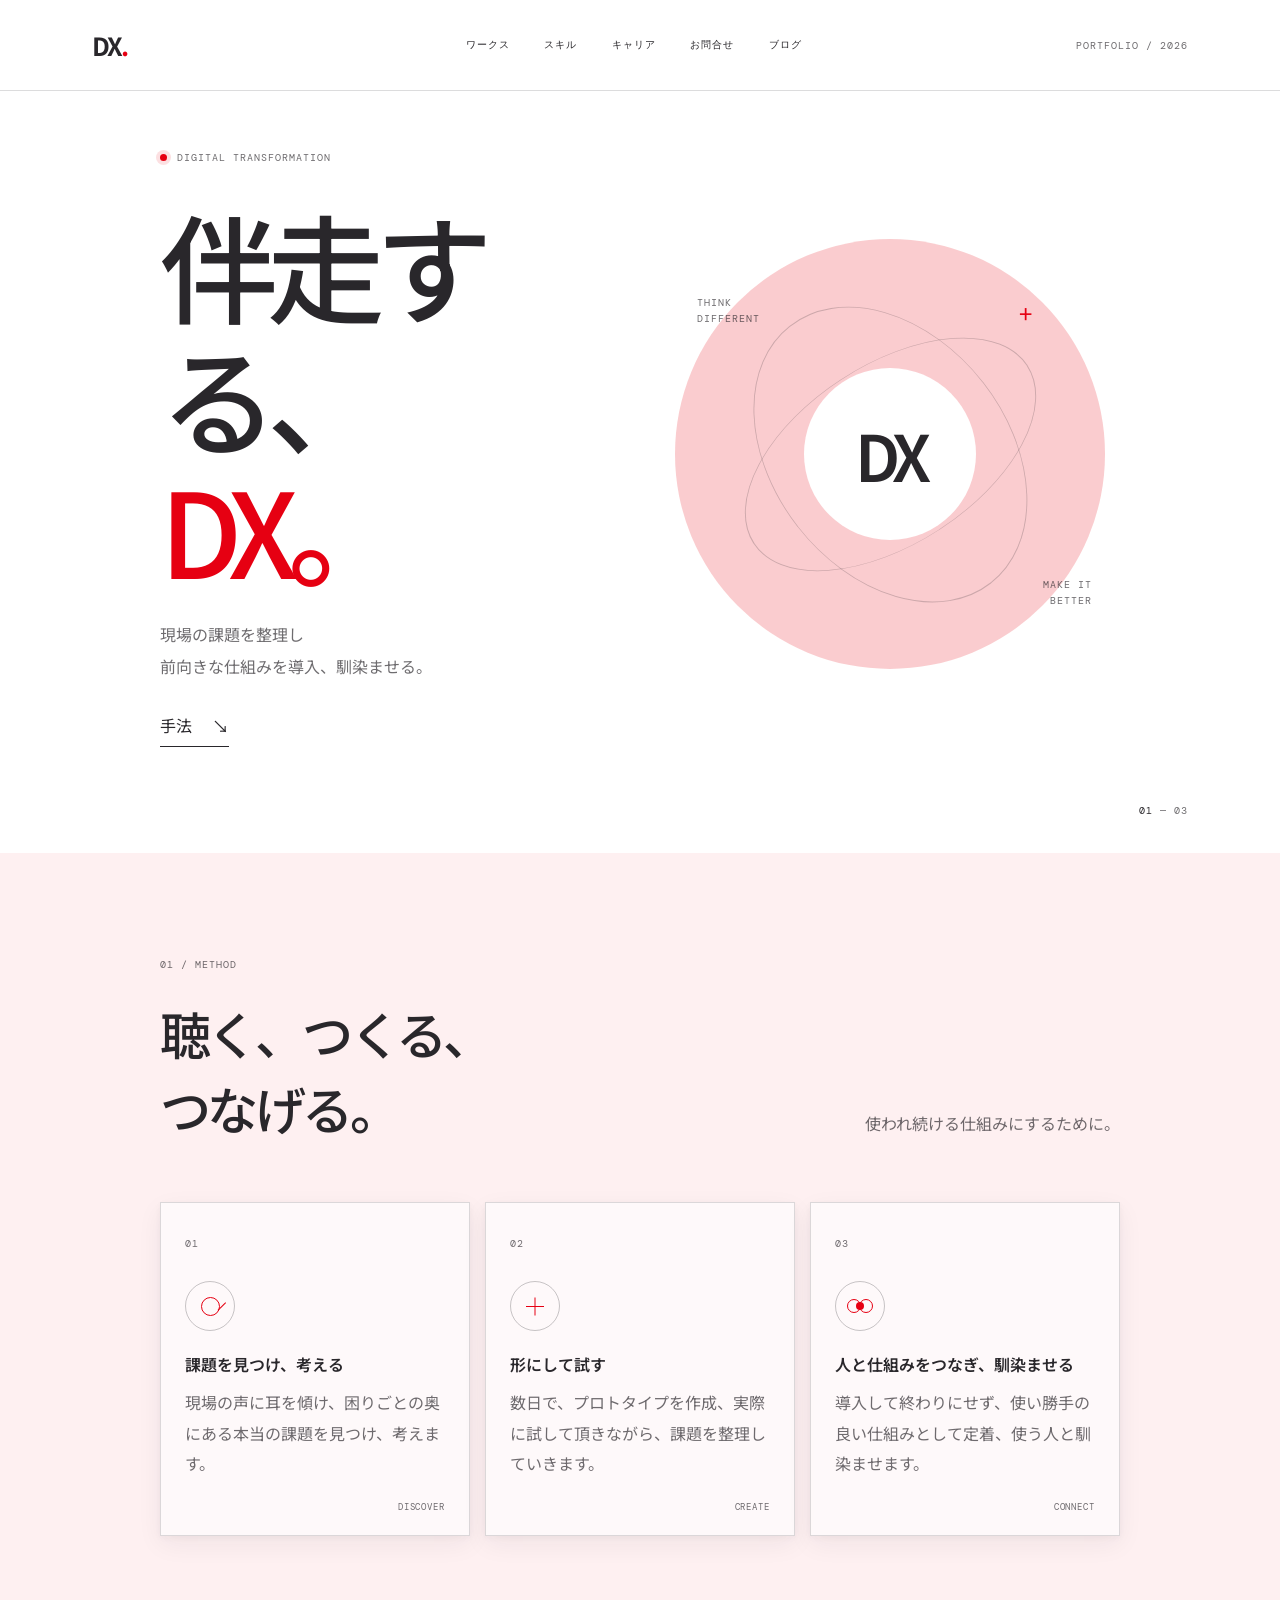
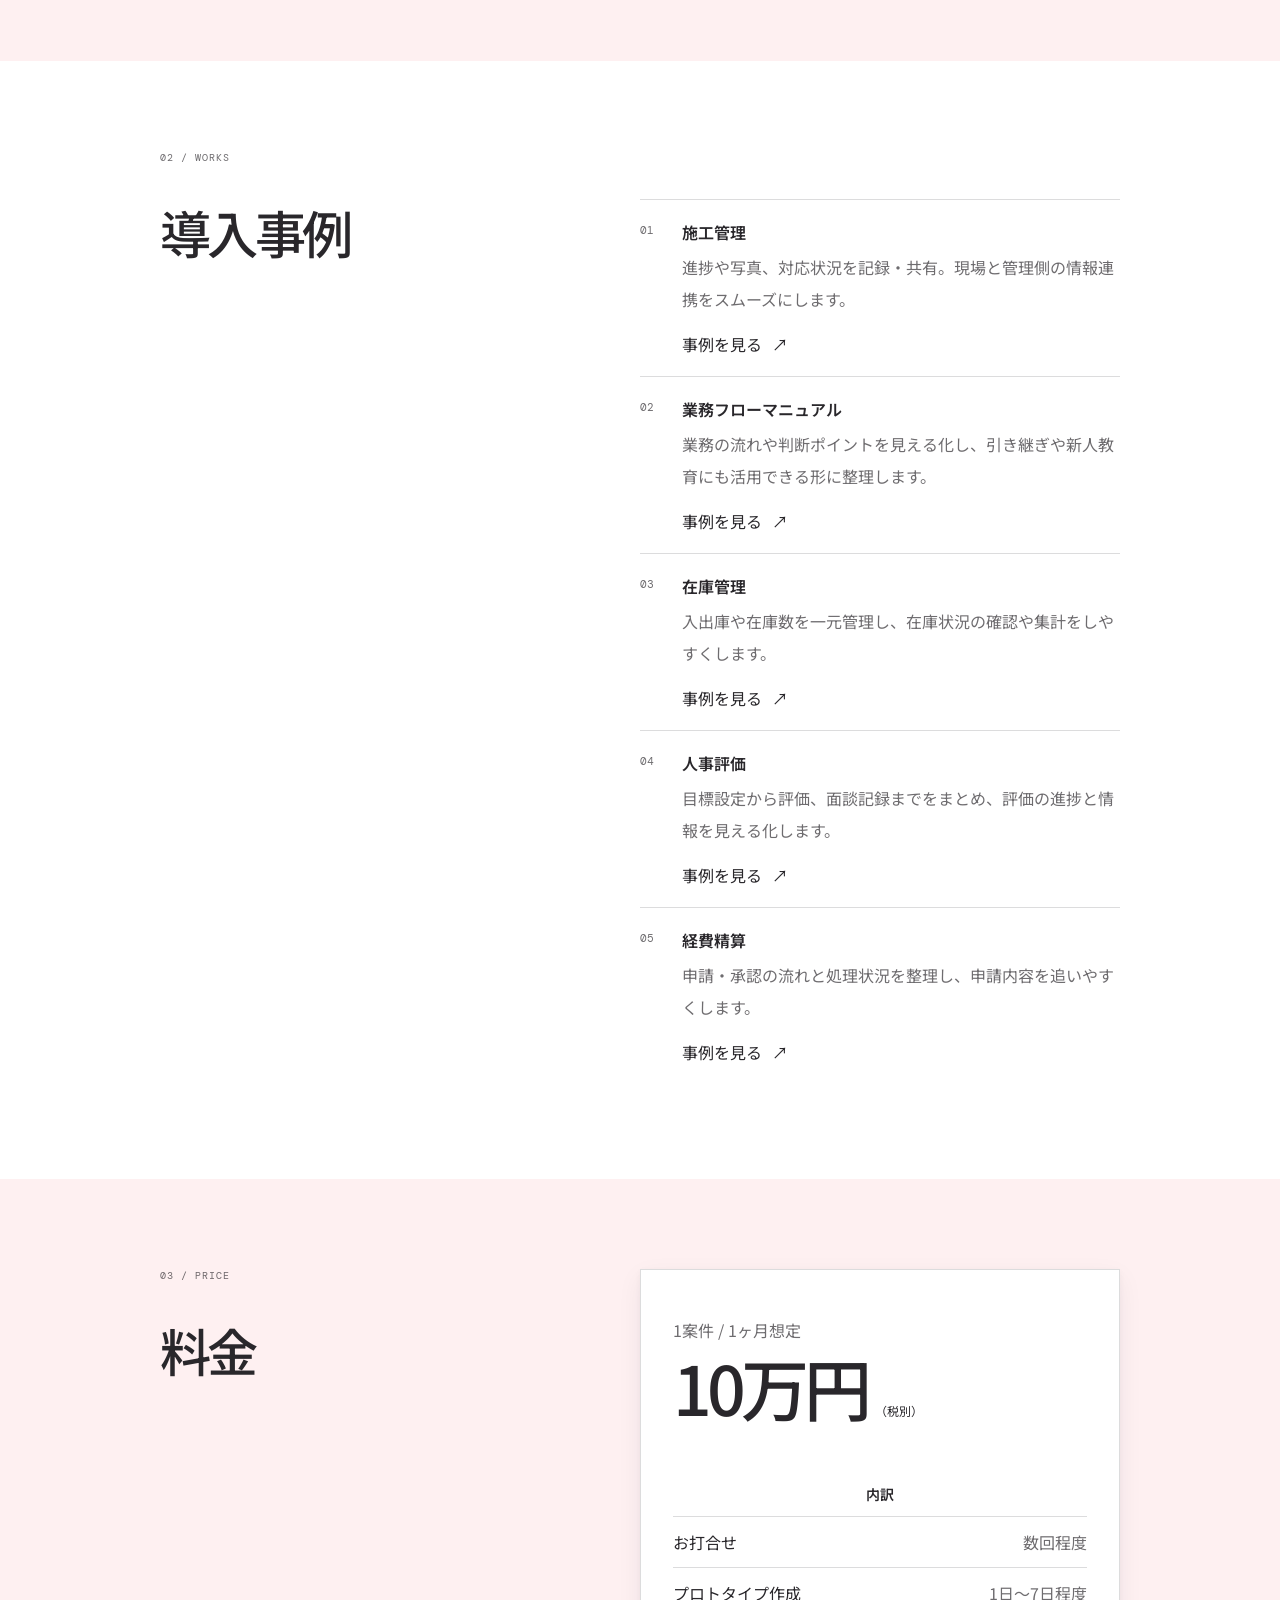
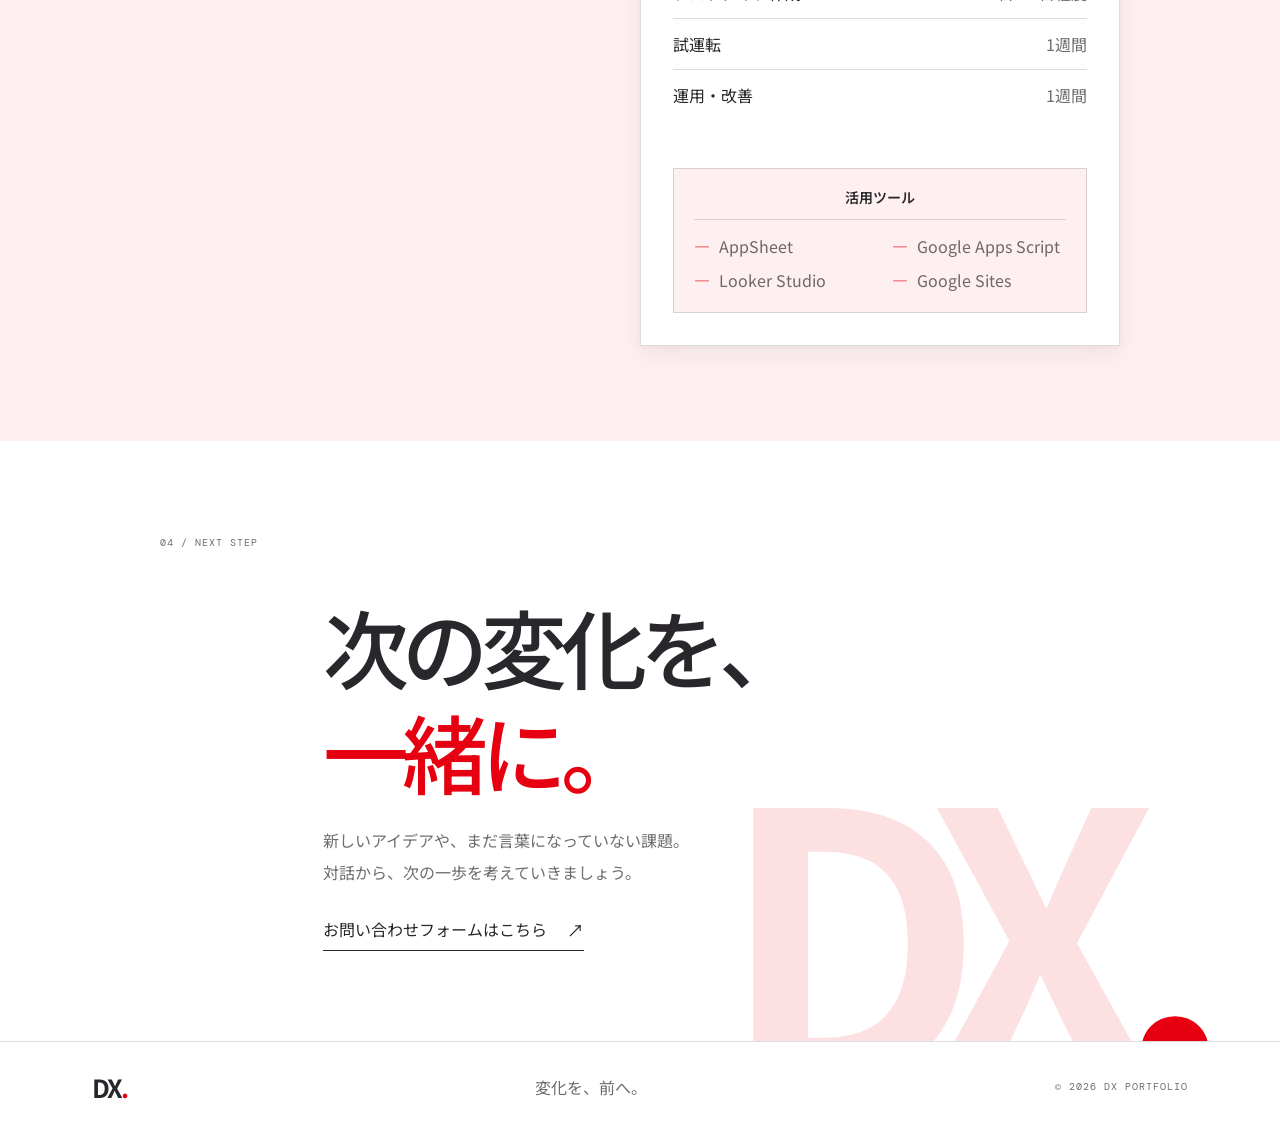
<file: index.html>
<!doctype html>
<html lang="ja">
  <head>
    <meta charset="utf-8">
    <meta name="viewport" content="width=device-width, initial-scale=1">
    <meta name="description" content="課題の整理からプロトタイプの作成、試運転、運用・保守まで一貫してDXを支援します。AppSheet、Google Apps Script、Looker Studio、Google Sites、Pythonを活用し、AIの導入にとどまらず、現場で使われ続ける業務の仕組みづくりを伴走します。">
    <meta name="theme-color" content="#f5f4ef">
    <title>伴走する、DX。</title>
    <link rel="preconnect" href="https://fonts.googleapis.com">
    <link rel="preconnect" href="https://fonts.gstatic.com" crossorigin>
    <link href="https://fonts.googleapis.com/css2?family=DM+Mono:wght@400;500&family=Noto+Sans+JP:wght@400;500;600;700&display=swap" rel="stylesheet">
    <link rel="stylesheet" href="style.css">
    <script src="navigation.js" defer></script>
  </head>
  <body>
    <div id="site-header"></div>

    <main id="top" data-page="home">
      <section class="hero" aria-labelledby="hero-title">
        <div class="hero-copy">
          <p class="eyebrow"><span class="status-dot"></span> DIGITAL TRANSFORMATION</p>
          <h1 id="hero-title">伴走する、<br><span>DX。</span></h1>
          <p class="hero-description">
            現場の課題を整理し<br class="desktop-break">
            前向きな仕組みを導入、馴染ませる。
          </p>
          <a class="text-link" href="#about">手法<span aria-hidden="true">↘</span></a>
        </div>
        <div class="hero-art" aria-hidden="true">
          <div class="art-orbit orbit-one"></div>
          <div class="art-orbit orbit-two"></div>
          <div class="art-core">DX</div>
          <span class="art-label label-top">THINK<br>DIFFERENT</span>
          <span class="art-label label-bottom">MAKE IT<br>BETTER</span>
          <span class="art-cross">+</span>
        </div>
        <div class="hero-index"><span>01</span> — 03</div>
      </section>

      <section class="method section-wrap" id="method" aria-labelledby="method-title">
        <div class="method-top">
          <div>
            <p class="eyebrow">01 / METHOD</p>
            <h2 id="method-title">聴く、つくる、<br>つなげる。</h2>
          </div>
          <p class="method-intro">使われ続ける仕組みにするために。</p>
        </div>
        <div class="method-grid">
          <article class="method-card">
            <span class="card-number">01</span>
            <div class="card-icon icon-discover" aria-hidden="true"><span></span></div>
            <h3>課題を見つけ、考える</h3>
            <p>現場の声に耳を傾け、困りごとの奥にある本当の課題を見つけ、考えます。</p>
            <span class="card-en">DISCOVER</span>
          </article>
          <article class="method-card">
            <span class="card-number">02</span>
            <div class="card-icon icon-create" aria-hidden="true"><span></span></div>
            <h3>形にして試す</h3>
            <p>数日で、プロトタイプを作成、実際に試して頂きながら、課題を整理していきます。</p>
            <span class="card-en">CREATE</span>
          </article>
          <article class="method-card">
            <span class="card-number">03</span>
            <div class="card-icon icon-connect" aria-hidden="true"><span></span></div>
            <h3>人と仕組みをつなぎ、馴染ませる</h3>
            <p>導入して終わりにせず、使い勝手の良い仕組みとして定着、使う人と馴染ませます。</p>
            <span class="card-en">CONNECT</span>
          </article>
        </div>
      </section>

      <section class="works section-wrap" id="works" aria-labelledby="works-title">
        <div class="section-heading">
          <p class="eyebrow">02 / works</p>
          <h2 id="works-title">導入事例</h2>
        </div>
        <div class="works-copy">
          <ol class="works-list">
            <li class="works-item">
              <span class="work-number">01</span>
              <div>
                <h3>施工管理</h3>
                <p>進捗や写真、対応状況を記録・共有。現場と管理側の情報連携をスムーズにします。</p>
              </div>
              <a href="works.html#construction-management" aria-label="施工管理の事例詳細">事例を見る <span aria-hidden="true">↗</span></a>
            </li>
            <li class="works-item">
              <span class="work-number">02</span>
              <div>
                <h3>業務フローマニュアル</h3>
                <p>業務の流れや判断ポイントを見える化し、引き継ぎや新人教育にも活用できる形に整理します。</p>
              </div>
              <a href="works.html#workflow-manual" aria-label="業務フローマニュアルの事例詳細">事例を見る <span aria-hidden="true">↗</span></a>
            </li>
            <li class="works-item">
              <span class="work-number">03</span>
              <div>
                <h3>在庫管理</h3>
                <p>入出庫や在庫数を一元管理し、在庫状況の確認や集計をしやすくします。</p>
              </div>
              <a href="works.html#inventory-management" aria-label="在庫管理の事例詳細">事例を見る <span aria-hidden="true">↗</span></a>
            </li>
            <li class="works-item">
              <span class="work-number">04</span>
              <div>
                <h3>人事評価</h3>
                <p>目標設定から評価、面談記録までをまとめ、評価の進捗と情報を見える化します。</p>
              </div>
              <a href="works.html#performance-review" aria-label="人事評価の事例詳細">事例を見る <span aria-hidden="true">↗</span></a>
            </li>
            <li class="works-item">
              <span class="work-number">05</span>
              <div>
                <h3>経費精算</h3>
                <p>申請・承認の流れと処理状況を整理し、申請内容を追いやすくします。</p>
              </div>
              <a href="works.html#expense-reimbursement" aria-label="経費精算の事例詳細">事例を見る <span aria-hidden="true">↗</span></a>
            </li>
          </ol>
        </div>
      </section>


      <section class="price section-wrap" id="price" aria-labelledby="price-title">
        <div class="section-heading">
          <p class="eyebrow">03 / PRICE</p>
          <h2 id="price-title">料金</h2>
        </div>
        <div class="price-content">
          <p class="price-plan">1案件 / 1ヶ月想定</p>
          <p class="price-amount">10万円<span class="price-tax">（税別）</span></p>
          <h3 class="price-details-title">内訳</h3>
          <ol class="price-steps">
            <li>
              <span class="price-step-name">お打合せ</span>
              <span class="price-step-duration">数回程度</span>
            </li>
            <li>
              <span class="price-step-name">プロトタイプ作成</span>
              <span class="price-step-duration">1日〜7日程度</span>
            </li>
            <li>
              <span class="price-step-name">試運転</span>
              <span class="price-step-duration">1週間</span>
            </li>
            <li>
              <span class="price-step-name">運用・改善</span>
              <span class="price-step-duration">1週間</span>
            </li>
          </ol>
          <div class="price-tools-panel">
            <h3 class="price-details-title price-tools-title">活用ツール</h3>
            <ul class="price-tools">
              <li>AppSheet</li>
              <li>Google Apps Script</li>
              <li>Looker Studio</li>
              <li>Google Sites</li>
            </ul>
          </div>
        </div>
      </section>

      <section class="contact section-wrap" id="contact" aria-labelledby="contact-title">
        <p class="eyebrow">04 / NEXT STEP</p>
        <div class="contact-content">
          <h2 id="contact-title">次の変化を、<br><span>一緒に。</span></h2>
          <p>新しいアイデアや、まだ言葉になっていない課題。<br>対話から、次の一歩を考えていきましょう。</p>
          <a class="contact-link" href="https://docs.google.com/forms/d/e/1FAIpQLSc37dtI9_H4gQeXnJO8OBzYb568OUnHOXIzy-CsQrRLGMqiBw/viewform?usp=dialog" target="_blank" rel="noopener noreferrer">お問い合わせフォームはこちら <span aria-hidden="true">↗</span></a>
        </div>
        <div class="contact-mark" aria-hidden="true">DX<span>.</span></div>
      </section>
    </main>

    <footer class="site-footer">
      <a class="wordmark" href="#top" aria-label="DX ホーム">DX<span>.</span></a>
      <p>変化を、前へ。</p>
      <small>© 2026 DX PORTFOLIO</small>
    </footer>
  </body>
</html>
</file>
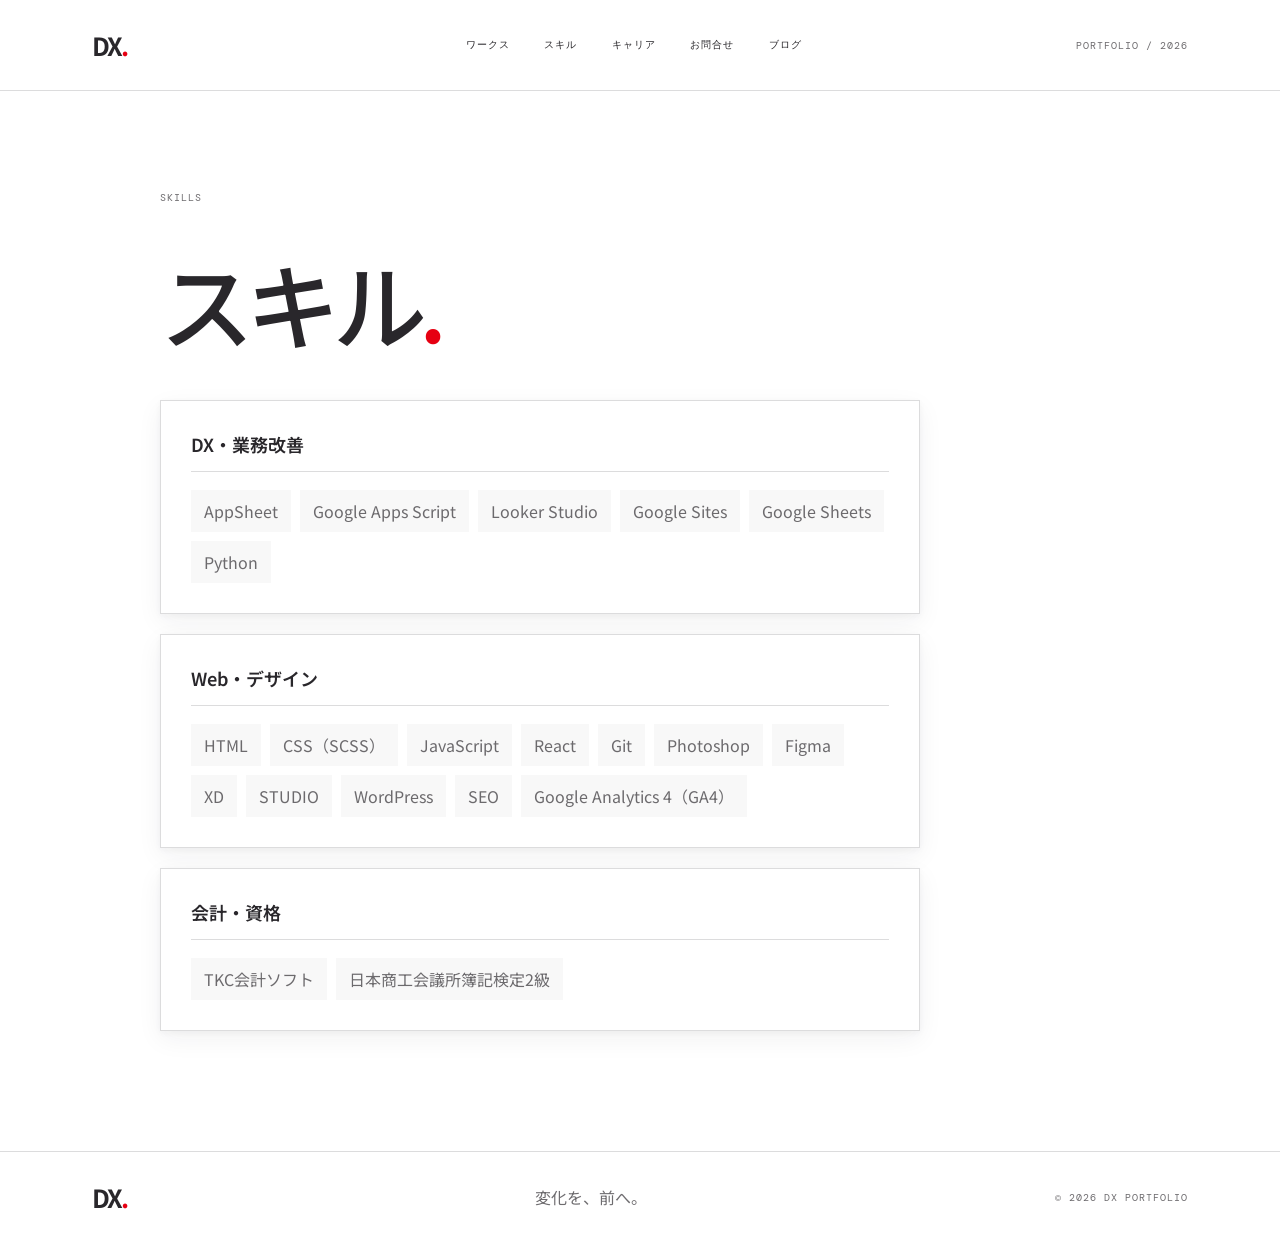
<file: skills.html>
<!doctype html>
<html lang="ja">
  <head>
    <meta charset="utf-8">
    <meta name="viewport" content="width=device-width, initial-scale=1">
    <meta name="description" content="DXポートフォリオのスキル紹介ページです。">
    <meta name="theme-color" content="#f5f4ef">
    <title>スキル — DX</title>
    <link rel="preconnect" href="https://fonts.googleapis.com">
    <link rel="preconnect" href="https://fonts.gstatic.com" crossorigin>
    <link href="https://fonts.googleapis.com/css2?family=DM+Mono:wght@400;500&family=Noto+Sans+JP:wght@400;500;600;700&display=swap" rel="stylesheet">
    <link rel="stylesheet" href="style.css">
    <script src="navigation.js" defer></script>
  </head>
  <body>
    <div id="site-header"></div>
    <main class="subpage section-wrap" id="top">
      <p class="eyebrow">SKILLS</p>
      <h1>スキル<span>.</span></h1>
      
      <section class="skills-list" aria-label="スキル一覧">
        <article class="skill-group">
          <h2>DX・業務改善</h2>
          <ul class="skill-tags">
            <li>AppSheet</li>
            <li>Google Apps Script</li>
            <li>Looker Studio</li>
            <li>Google Sites</li>
            <li>Google Sheets</li>
            <li>Python</li>
          </ul>
        </article>
        <article class="skill-group">
          <h2>Web・デザイン</h2>
          <ul class="skill-tags">
            <li>HTML</li>
            <li>CSS（SCSS）</li>
            <li>JavaScript</li>
            <li>React</li>
            <li>Git</li>
            <li>Photoshop</li>
            <li>Figma</li>
            <li>XD</li>
            <li>STUDIO</li>
            <li>WordPress</li>
            <li>SEO</li>
            <li>Google Analytics 4（GA4）</li>
          </ul>
        </article>
        <article class="skill-group">
          <h2>会計・資格</h2>
          <ul class="skill-tags">
            <li>TKC会計ソフト</li>
            <li>日本商工会議所簿記検定2級</li>
          </ul>
        </article>
      </section>
    </main>
    <footer class="site-footer">
      <a class="wordmark" href="index.html" aria-label="DX ホーム">DX<span>.</span></a>
      <p>変化を、前へ。</p>
      <small>© 2026 DX PORTFOLIO</small>
    </footer>
  </body>
</html>
</file>
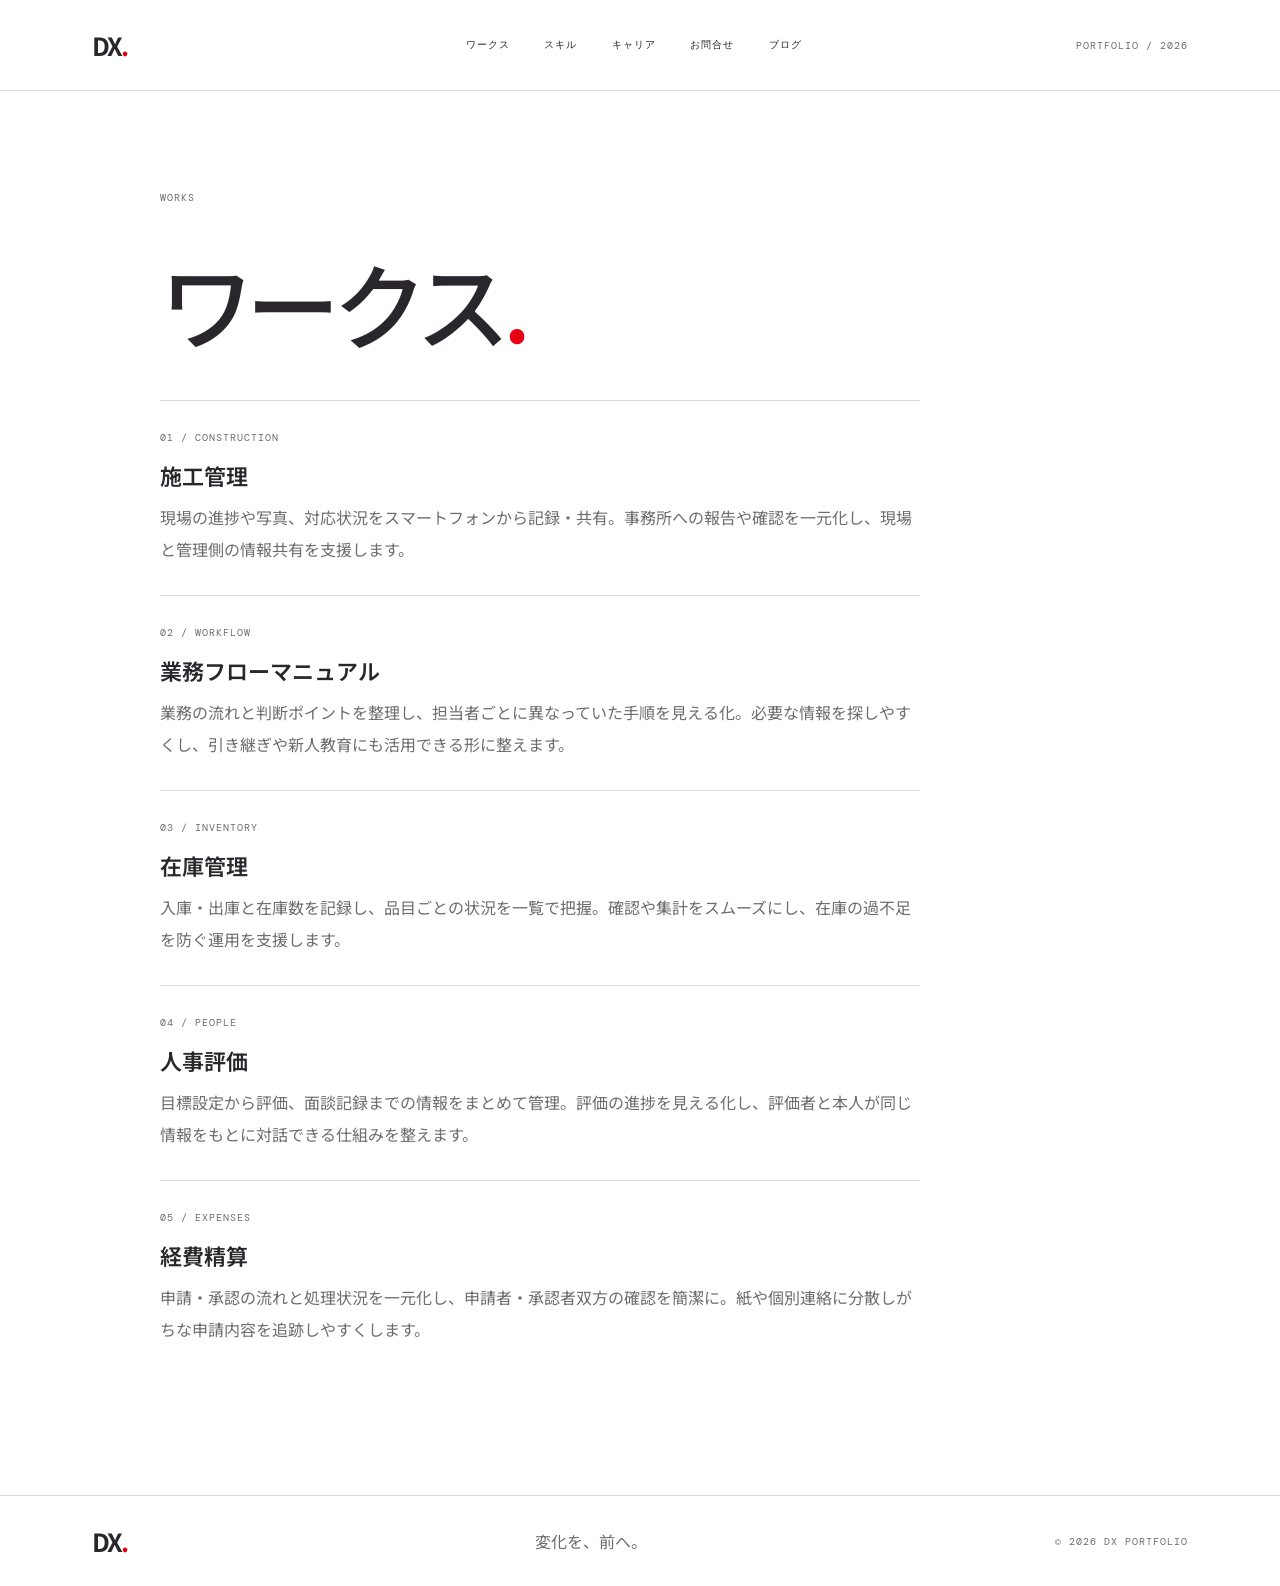
<file: works.html>
<!doctype html>
<html lang="ja">
  <head>
    <meta charset="utf-8">
    <meta name="viewport" content="width=device-width, initial-scale=1">
    <meta name="description" content="DXポートフォリオの制作実績・ワークス紹介ページです。">
    <meta name="theme-color" content="#f5f4ef">
    <title>ワークス — DX</title>
    <link rel="preconnect" href="https://fonts.googleapis.com">
    <link rel="preconnect" href="https://fonts.gstatic.com" crossorigin>
    <link href="https://fonts.googleapis.com/css2?family=DM+Mono:wght@400;500&family=Noto+Sans+JP:wght@400;500;600;700&display=swap" rel="stylesheet">
    <link rel="stylesheet" href="style.css">
    <script src="navigation.js" defer></script>
  </head>
  <body>
    <div id="site-header"></div>
    <main class="subpage section-wrap" id="top">
      <p class="eyebrow">WORKS</p>
      <h1>ワークス<span>.</span></h1>
      
      <div class="works-details">
        <article class="work-detail" id="construction-management">
          <p class="eyebrow">01 / CONSTRUCTION</p>
          <h2>施工管理</h2>
          <p>現場の進捗や写真、対応状況をスマートフォンから記録・共有。事務所への報告や確認を一元化し、現場と管理側の情報共有を支援します。</p>
        </article>
        <article class="work-detail" id="workflow-manual">
          <p class="eyebrow">02 / WORKFLOW</p>
          <h2>業務フローマニュアル</h2>
          <p>業務の流れと判断ポイントを整理し、担当者ごとに異なっていた手順を見える化。必要な情報を探しやすくし、引き継ぎや新人教育にも活用できる形に整えます。</p>
        </article>
        <article class="work-detail" id="inventory-management">
          <p class="eyebrow">03 / INVENTORY</p>
          <h2>在庫管理</h2>
          <p>入庫・出庫と在庫数を記録し、品目ごとの状況を一覧で把握。確認や集計をスムーズにし、在庫の過不足を防ぐ運用を支援します。</p>
        </article>
        <article class="work-detail" id="performance-review">
          <p class="eyebrow">04 / PEOPLE</p>
          <h2>人事評価</h2>
          <p>目標設定から評価、面談記録までの情報をまとめて管理。評価の進捗を見える化し、評価者と本人が同じ情報をもとに対話できる仕組みを整えます。</p>
        </article>
        <article class="work-detail" id="expense-reimbursement">
          <p class="eyebrow">05 / EXPENSES</p>
          <h2>経費精算</h2>
          <p>申請・承認の流れと処理状況を一元化し、申請者・承認者双方の確認を簡潔に。紙や個別連絡に分散しがちな申請内容を追跡しやすくします。</p>
        </article>
      </div>
    </main>
    <footer class="site-footer">
      <a class="wordmark" href="index.html" aria-label="DX ホーム">DX<span>.</span></a>
      <p>変化を、前へ。</p>
      <small>© 2026 DX PORTFOLIO</small>
    </footer>
  </body>
</html>
</file>
<file: style.css>
:root {
  color-scheme: light;
  --paper: #fff;
  --ink: #29272b;
  --muted: rgb(41 39 43 / 68%);
  --line: rgb(41 39 43 / 16%);
  --accent: #e60012;
  --accent-soft: rgb(230 0 18 / 20%);
  --surface-soft: rgb(230 0 18 / 6%);
  --line-strong: rgb(41 39 43 / 26%);
  --decoration: rgb(230 0 18 / 12%);
  --mono: "DM Mono", monospace;
  --sans: "Noto Sans JP", sans-serif;
  --font-size-base: 1rem;
  --font-size-small: 0.75rem;
  --font-size-label: 0.625rem;
  --font-size-label-small: 0.5625rem;
  --font-size-number: 0.6875rem;
  --font-size-wordmark: 1.5625rem;
  --font-size-icon: 1.0625rem;
  --font-size-art-cross: 1.5rem;
  --font-size-section-label: 0.875rem;
  --font-size-hero: clamp(68px, 9.2vw, 128px);
  --font-size-hero-mobile: clamp(72px, 17vw, 112px);
  --font-size-art-core: clamp(35px, 5vw, 65px);
  --font-size-section-heading: clamp(33px, 4vw, 52px);
  --font-size-lead: clamp(17px, 1.8vw, 22px);
  --font-size-price: clamp(42px, 6vw, 68px);
  --font-size-contact-heading: clamp(50px, 7vw, 86px);
  --font-size-decoration: clamp(180px, 29vw, 370px);
  --font-size-page-heading: clamp(58px, 8vw, 94px);
  --font-size-work-heading: 1.375rem;
  --font-size-skills-heading: 1.125rem;
  --font-size-decoration-mobile: 48vw;
}

* {
  box-sizing: border-box;
}

html {
  scroll-behavior: smooth;
}

body {
  margin: 0;
  background: var(--paper);
  color: var(--ink);
  font-family: var(--sans);
  font-size: var(--font-size-base);
  -webkit-font-smoothing: antialiased;
}

a {
  color: inherit;
  text-decoration: none;
}

.site-header,
.site-footer {
  display: flex;
  align-items: center;
  justify-content: space-between;
  padding: 27px 7.2%;
}

.site-header {
  border-bottom: 1px solid var(--line);
}

.wordmark {
  font-size: var(--font-size-wordmark);
  font-weight: 700;
  letter-spacing: -0.09em;
}

.wordmark span,
.contact-mark span {
  color: var(--accent);
}

.site-nav {
  display: flex;
  gap: clamp(14px, 2.7vw, 38px);
  margin-left: 65px;
}

.site-nav a,
.header-note,
.eyebrow,
.hero-index,
.art-label,
.card-number,
.card-en,
.site-footer small {
  font-family: var(--mono);
  font-size: var(--font-size-label);
  letter-spacing: 0.1em;
}

.site-nav a {
  transition: color 180ms ease;
}

.site-nav a:hover,
.text-link:hover,
.contact-link:hover {
  color: var(--accent);
}

.header-note {
  color: var(--muted);
}

.hero {
  position: relative;
  display: grid;
  min-height: min(690px, 78vw);
  grid-template-columns: 1fr 1fr;
  align-items: center;
  padding: 60px 12.5% 90px;
  overflow: hidden;
}

.hero-copy {
  position: relative;
  z-index: 1;
  padding-bottom: 16px;
}

.eyebrow {
  display: flex;
  align-items: center;
  gap: 10px;
  margin: 0;
  color: var(--muted);
  text-transform: uppercase;
}

.status-dot {
  width: 7px;
  height: 7px;
  border-radius: 50%;
  background: var(--accent);
  box-shadow: 0 0 0 4px rgb(230 0 18 / 12%);
}

h1,
h2,
h3,
p {
  margin-top: 0;
}

.hero h1 {
  margin: 34px 0 24px;
  font-size: var(--font-size-hero);
  font-weight: 500;
  letter-spacing: -0.09em;
  line-height: 1.12;
}

.hero h1 span,
.contact h2 span {
  color: var(--accent);
}

.hero-description {
  margin-bottom: 31px;
  color: var(--muted);
  font-size: var(--font-size-base);
  line-height: 2;
}

.text-link,
.contact-link {
  display: inline-flex;
  align-items: center;
  gap: 20px;
  padding-bottom: 8px;
  border-bottom: 1px solid currentColor;
  font-size: var(--font-size-base);
  transition: color 180ms ease;
}

.text-link span,
.contact-link span {
  font-size: var(--font-size-icon);
}

.hero-art {
  position: relative;
  justify-self: center;
  width: min(36vw, 430px);
  aspect-ratio: 1;
  margin: -5px 0 0 20px;
  border-radius: 50%;
  background: var(--accent-soft);
}

.art-orbit {
  position: absolute;
  inset: 12%;
  border: 1px solid rgb(41 39 43 / 22%);
  border-radius: 50%;
  transform: rotate(-33deg) scaleY(0.55);
}

.orbit-two {
  transform: rotate(52deg) scaleY(0.72);
}

.art-core {
  position: absolute;
  top: 50%;
  left: 50%;
  display: grid;
  width: 40%;
  aspect-ratio: 1;
  place-items: center;
  border-radius: 50%;
  background: var(--paper);
  font-size: var(--font-size-art-core);
  font-weight: 600;
  letter-spacing: -0.1em;
  transform: translate(-50%, -50%);
}

.art-label {
  position: absolute;
  color: var(--muted);
  line-height: 1.6;
}

.label-top {
  top: 13%;
  left: 5%;
}

.label-bottom {
  right: 3%;
  bottom: 14%;
  text-align: right;
}

.art-cross {
  position: absolute;
  top: 13%;
  right: 17%;
  color: var(--accent);
  font-size: var(--font-size-art-cross);
}

.hero-index {
  position: absolute;
  right: 7.2%;
  bottom: 36px;
  color: var(--muted);
}

.hero-index span {
  color: var(--ink);
}

.section-wrap {
  padding-right: 12.5%;
  padding-left: 12.5%;
}



.section-heading h2,
.method h2 {
  margin: 31px 0 0;
  font-size: var(--font-size-section-heading);
  font-weight: 500;
  letter-spacing: -0.07em;
  line-height: 1.48;
}



.works {
  display: grid;
  grid-template-columns: 0.9fr 1.1fr;
  gap: 9%;
  padding-top: 90px;
  padding-bottom: 95px;
}

.works-copy {
  padding-top: 48px;
}



.works-list {
  margin: 0;
  padding: 0;
  list-style: none;
}

.works-item {
  display: grid;
  grid-template-columns: 30px 1fr;
  gap: 12px;
  padding: 20px 0;
  border-top: 1px solid var(--line);
}

.work-number {
  padding-top: 3px;
  color: var(--muted);
  font-family: var(--mono);
  font-size: var(--font-size-number);
}

.works-item h3 {
  margin: 0 0 7px;
  font-size: var(--font-size-base);
  font-weight: 600;
}

.works-item p,
.work-detail > p:last-child {
  margin: 0;
  color: var(--muted);
  font-size: var(--font-size-base);
  line-height: 2;
}

.works-item a {
  grid-column: 2;
  display: inline-flex;
  align-items: center;
  gap: 10px;
  width: fit-content;
  margin-top: 5px;
  font-size: var(--font-size-base);
  transition: color 180ms ease;
}

.works-item a:hover {
  color: var(--accent);
}

.price {
  display: grid;
  grid-template-columns: 0.9fr 1.1fr;
  gap: 9%;
  padding-top: 90px;
  padding-bottom: 95px;
  background: var(--surface-soft);
}

.price-content {
  padding: 48px 32px 32px;
  border: 1px solid var(--line);
  background: var(--paper);
  box-shadow: 0 8px 24px rgb(41 39 43 / 6%), 0 2px 6px rgb(41 39 43 / 4%);
  transition: transform 180ms ease, box-shadow 180ms ease;
}

.price-content:hover {
  box-shadow: 0 12px 30px rgb(41 39 43 / 9%), 0 3px 8px rgb(41 39 43 / 5%);
  transform: translateY(-3px);
}

.price-plan {
  margin-bottom: 4px;
  color: var(--muted);
  font-size: var(--font-size-base);
}

.price-amount {
  margin-bottom: 32px;
  font-size: var(--font-size-price);
  font-weight: 500;
  letter-spacing: -0.07em;
  line-height: 1.2;
}

.price-tax {
  margin-left: 8px;
  font-size: var(--font-size-small);
  font-weight: 400;
  letter-spacing: 0;
  white-space: nowrap;
}

.price-details-title {
  margin: 0;
  padding: 24px 0 12px;
  /* border-top: 1px solid var(--line); */
  font-size: var(--font-size-section-label);
  font-weight: 600;
  text-align: center;
}

.price-tools-panel {
  /* margin-top: 24px; */
  margin-top: 48px;
  padding: 18px 20px 20px;
  border: 1px solid var(--line);
  background: var(--surface-soft);
}

.price-tools-title {
  margin-bottom: 14px;
  padding: 0 0 12px;
  border-top: 0;
  border-bottom: 1px solid var(--line);
}

.price-steps {
  margin: 0;
  padding: 0;
  list-style: none;
}

.price-steps li {
  display: flex;
  justify-content: space-between;
  gap: 16px;
  padding: 13px 0;
  border-top: 1px solid var(--line);
  font-size: var(--font-size-base);
}

.price-step-duration {
  flex-shrink: 0;
  color: var(--muted);
  text-align: right;
}

.price-tools {
  display: grid;
  grid-template-columns: repeat(2, minmax(0, 1fr));
  gap: 10px 24px;
  margin: 0;
  padding: 0;
  list-style: none;
}

@media (max-width: 1080px) {
  .price-tools {
    grid-template-columns: 1fr;
  }
}

.price-tools li {
  color: var(--muted);
  font-size: var(--font-size-base);
}

.price-tools li::before {
  content: "—";
  margin-right: 9px;
  color: var(--accent);
}

.lead {
  max-width: 470px;
  margin-bottom: 25px;
  font-size: var(--font-size-lead);
  font-weight: 500;
  line-height: 1.9;
}

.body-copy {
  max-width: 510px;
  margin-bottom: 31px;
  color: var(--muted);
  font-size: var(--font-size-base);
  line-height: 2.2;
}

.method {
  padding-top: 105px;
  padding-bottom: 125px;
  background: var(--surface-soft);
}

.method-top {
  display: flex;
  align-items: end;
  justify-content: space-between;
  margin-bottom: 55px;
}

.method h2 {
  margin-top: 25px;
}

.method-intro {
  margin: 0 0 8px;
  color: var(--muted);
  font-size: var(--font-size-base);
  line-height: 2;
}

.method-grid {
  display: grid;
  grid-template-columns: repeat(3, 1fr);
  gap: 15px;
}

.method-card {
  position: relative;
  min-height: 290px;
  padding: 25px 24px 23px;
  border: 1px solid var(--line);
  background: rgb(255 255 255 / 65%);
  box-shadow: 0 8px 24px rgb(41 39 43 / 6%), 0 2px 6px rgb(41 39 43 / 4%);
  transition: transform 180ms ease, box-shadow 180ms ease;
}

.method-card:hover {
  box-shadow: 0 12px 30px rgb(41 39 43 / 9%), 0 3px 8px rgb(41 39 43 / 5%);
  transform: translateY(-3px);
}

.card-number {
  color: var(--muted);
}

.card-icon {
  position: relative;
  display: grid;
  width: 50px;
  height: 50px;
  margin: 29px 0 21px;
  place-items: center;
  border: 1px solid var(--line-strong);
  border-radius: 50%;
}

.card-icon::before,
.card-icon::after,
.card-icon span {
  position: absolute;
  display: block;
  content: "";
}

.icon-discover::before {
  width: 17px;
  height: 17px;
  border: 1px solid var(--accent);
  border-radius: 50%;
}

.icon-discover::after {
  width: 1px;
  height: 11px;
  background: var(--accent);
  transform: rotate(45deg) translate(8px, -8px);
}

.icon-create::before,
.icon-create::after {
  width: 18px;
  height: 1px;
  background: var(--accent);
}

.icon-create::after {
  transform: rotate(90deg);
}

.icon-connect::before,
.icon-connect::after {
  width: 12px;
  height: 12px;
  border: 1px solid var(--accent);
  border-radius: 50%;
}

.icon-connect::before {
  transform: translateX(-6px);
}

.icon-connect::after {
  transform: translateX(6px);
}

.icon-connect span {
  z-index: 1;
  width: 8px;
  height: 8px;
  border-radius: 50%;
  background: var(--accent);
}

.method-card h3 {
  margin-bottom: 11px;
  font-size: var(--font-size-base);
  font-weight: 600;
}

.method-card p {
  margin-bottom: 34px;
  color: var(--muted);
  font-size: var(--font-size-base);
  line-height: 1.9;
}

.card-en {
  position: absolute;
  right: 24px;
  bottom: 22px;
  color: var(--muted);
  font-size: var(--font-size-label-small);
}

.contact {
  position: relative;
  min-height: 490px;
  padding-top: 95px;
  padding-bottom: 90px;
  overflow: hidden;
}

.contact-content {
  position: relative;
  z-index: 1;
  margin: 45px 0 0 17%;
}

.contact h2 {
  margin-bottom: 20px;
  font-size: var(--font-size-contact-heading);
  font-weight: 500;
  letter-spacing: -0.08em;
  line-height: 1.22;
}

.contact-content p {
  margin-bottom: 29px;
  color: var(--muted);
  font-size: var(--font-size-base);
  line-height: 2;
}

.contact-mark {
  position: absolute;
  right: 7%;
  bottom: -65px;
  color: var(--decoration);
  font-size: var(--font-size-decoration);
  font-weight: 700;
  letter-spacing: -0.12em;
  line-height: 1;
}

.site-footer {
  border-top: 1px solid var(--line);
}

.site-footer p {
  margin: 0;
  color: var(--muted);
  font-size: var(--font-size-base);
}

.site-footer small {
  color: var(--muted);
}

.subpage {
  min-height: calc(100vh - 150px);
  padding-top: 100px;
  padding-bottom: 120px;
}

.subpage h1 {
  margin: 30px 0;
  font-size: var(--font-size-page-heading);
  font-weight: 500;
  letter-spacing: -0.08em;
}

.subpage h1 span {
  color: var(--accent);
}



.works-details {
  max-width: 760px;
  scroll-margin-top: 30px;
}

.work-detail {
  padding: 30px 0;
  border-top: 1px solid var(--line);
  scroll-margin-top: 30px;
}

.work-detail h2 {
  margin: 15px 0 10px;
  font-size: var(--font-size-work-heading);
  font-weight: 600;
}

.skills-list {
  display: grid;
  gap: 20px;
  max-width: 760px;
}

.skill-group {
  padding: 30px;
  border: 1px solid var(--line);
  /* border-radius: 6px; */
  background: var(--paper);
  box-shadow: 0 8px 24px rgb(41 39 43 / 6%), 0 2px 6px rgb(41 39 43 / 4%);
  transition: transform 180ms ease, box-shadow 180ms ease;
}

.skill-group:hover {
  box-shadow: 0 12px 30px rgb(41 39 43 / 9%), 0 3px 8px rgb(41 39 43 / 5%);
  transform: translateY(-3px);
}

.skill-group h2 {
  margin-bottom: 18px;
  padding-bottom: 14px;
  border-bottom: 1px solid var(--line);
  font-size: var(--font-size-skills-heading);
  font-weight: 600;
}

.skill-tags {
  display: flex;
  flex-wrap: wrap;
  gap: 9px;
  margin: 0;
  padding: 0;
  list-style: none;
}

.skill-tags li {
  padding: 8px 12px;
  border: 1px solid transparent;
  /* border-radius: 4px; */
  background: rgb(41 39 43 / 3%);
  color: var(--muted);
  font-size: var(--font-size-base);
}

:method-visible {
  outline: 2px solid var(--accent);
  outline-offset: 4px;
}

@media (max-width: 760px) {
  .site-header,
  .site-footer {
    padding-right: 6%;
    padding-left: 6%;
  }

  .site-header {
    padding-top: 20px;
    padding-bottom: 20px;
  }

  .site-nav {
    gap: clamp(9px, 3vw, 17px);
    margin-left: 0;
  }

  .site-nav a,
  .header-note {
    font-size: var(--font-size-label-small);
  }

  .header-note {
    display: none;
  }

  .hero {
    min-height: auto;
    grid-template-columns: 1fr;
    gap: 45px;
    padding: 85px 9% 80px;
  }

  .hero h1 {
    margin-top: 27px;
    font-size: var(--font-size-hero-mobile);
  }

  .hero-art {
    width: min(73vw, 340px);
    margin: 0;
  }

  .hero-index {
    right: 6%;
    bottom: 27px;
  }

  .section-wrap {
    padding-right: 9%;
    padding-left: 9%;
  }





  .works {
    grid-template-columns: 1fr;
    gap: 15px;
    padding-top: 70px;
    padding-bottom: 78px;
  }

  .price {
    grid-template-columns: 1fr;
    gap: 15px;
    padding-top: 70px;
    padding-bottom: 78px;
  }

  .works-copy {
    padding-top: 13px;
  }

  .price-content {
    padding: 24px;
  }

  .works-item {
    gap: 8px;
  }

  .method {
    padding-top: 82px;
    padding-bottom: 90px;
  }

  .method-top {
    display: block;
    margin-bottom: 34px;
  }

  .method-intro {
    margin-top: 24px;
  }

  .method-grid {
    grid-template-columns: 1fr;
    gap: 11px;
  }

  .method-card {
    min-height: 245px;
  }

  .card-icon {
    margin-top: 22px;
  }

  .contact {
    min-height: 450px;
    padding-top: 75px;
    padding-bottom: 75px;
  }

  .contact-content {
    margin: 45px 0 0;
  }

  .contact-mark {
    right: -3%;
    bottom: -25px;
    font-size: var(--font-size-decoration-mobile);
  }

  .site-footer p {
    display: none;
  }

  .subpage {
    min-height: calc(100vh - 130px);
    padding-top: 75px;
    padding-bottom: 90px;
  }

  .skill-group {
    padding: 24px;
  }
}

@media (prefers-reduced-motion: reduce) {
  html {
    scroll-behavior: auto;
  }

  *,
  *::before,
  *::after {
    transition-duration: 0.01ms !important;
  }
}
</file>
